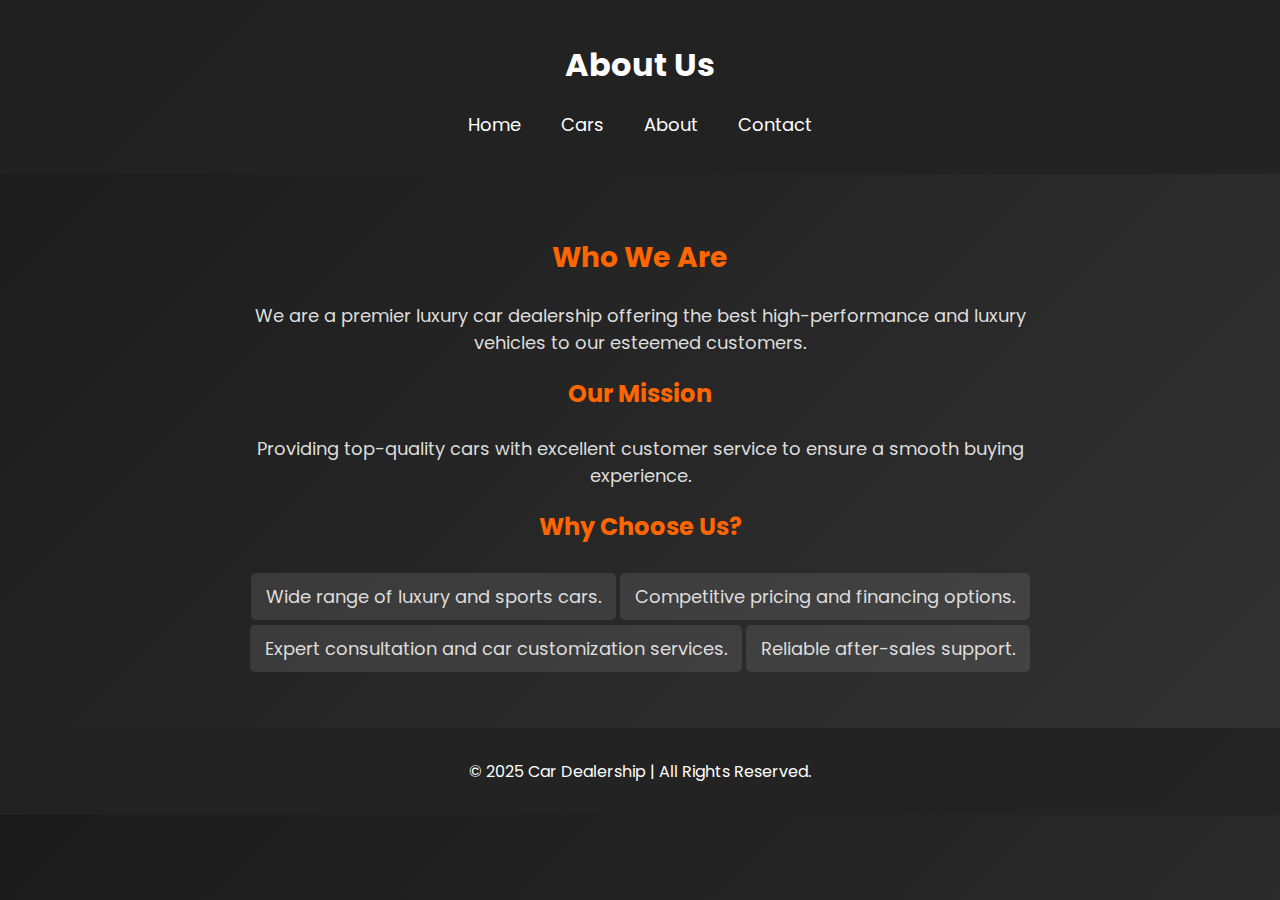
<file: about.html>
<!DOCTYPE html>
<html lang="en">
<head>
    <meta charset="UTF-8">
    <meta name="viewport" content="width=device-width, initial-scale=1.0">
    <title>About Us | Car Dealership</title>
    <link rel="stylesheet" href="static/about.css">
</head>
<body>
    <header>
        <h1>About Us</h1>
        <nav>
            <ul>
                <li><a href="index.html">Home</a></li>
                <li><a href="cars.html">Cars</a></li>
                <li><a href="about.html">About</a></li>
                <li><a href="contact.html">Contact</a></li>
            </ul>
        </nav>
    </header>

    <main class="about-section">
        <h2>Who We Are</h2>
        <p>We are a premier luxury car dealership offering the best high-performance and luxury vehicles to our esteemed customers.</p>

        <h3>Our Mission</h3>
        <p>Providing top-quality cars with excellent customer service to ensure a smooth buying experience.</p>

        <h3>Why Choose Us?</h3>
        <ul>
            <li>Wide range of luxury and sports cars.</li>
            <li>Competitive pricing and financing options.</li>
            <li>Expert consultation and car customization services.</li>
            <li>Reliable after-sales support.</li>
        </ul>
    </main>

    <footer>
        <p>&copy; 2025 Car Dealership | All Rights Reserved.</p>
    </footer>
</body>
</html>
</file>
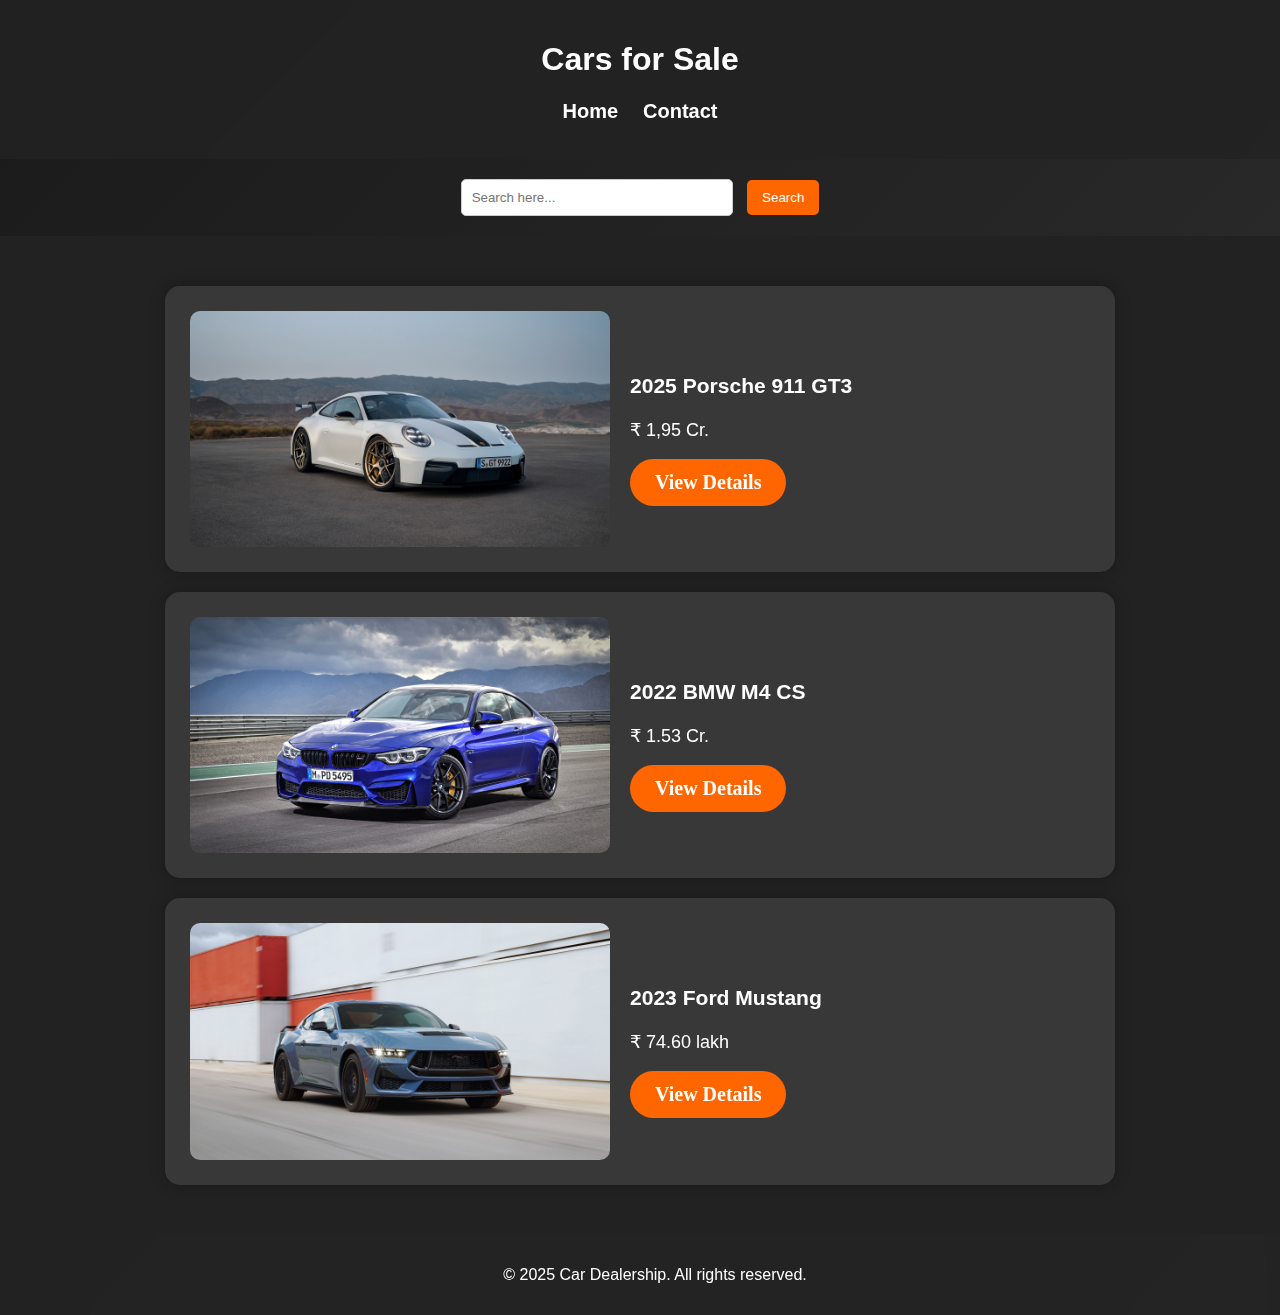
<file: cars.html>
<!DOCTYPE html>
<html lang="en">
<head>
    <meta charset="UTF-8">
    <meta name="viewport" content="width=device-width, initial-scale=1.0">
    <title>Cars for Sale</title>
    <link rel="stylesheet" href="static/styles.css">
    <link rel="stylesheet" href="static/animations.css">
</head>
<body>
    <header>
        <h1>Cars for Sale</h1>
        <nav>
            <ul>
                <li><a href="index.html">Home</a></li>
                <li><a href="contact.html">Contact</a></li>
            </ul>
        </nav>
    </header>

    <section class="search-bar">
        <input type="text" placeholder="Search here...">
        <button>Search</button>
    </section>

    <section class="car-listings">
        <div class="car-grid">
            <div class="car">
                <img src="Images/porsche-911-gt3.jpg" alt="2025 Porsche 911 GT3">
                <div class="car-info">
                    <h3>2025 Porsche 911 GT3</h3>
                    <p>₹ 1,95 Cr.</p>
                    <a href="porsche-911-gt3.html" class="btn">View Details</a>
                </div>
            </div>
            <div class="car">
                <img src="Images/bmw-m4-cs.jpg" alt="2022 BMW M4 CS">
                <div class="car-info">
                    <h3>2022 BMW M4 CS</h3>
                    <p>₹ 1.53 Cr.</p>
                    <a href="bmw.html" class="btn">View Details</a>
                </div>
            </div>
            <div class="car">
                <img src="Images/ford-mustang.jpg" alt="2023 Ford Mustang">
                <div class="car-info">
                    <h3>2023 Ford Mustang</h3>
                    <p>₹ 74.60 lakh</p>
                    <a href="ford.html" class="btn">View Details</a>
                </div>
            </div>
        </div>
    </section>

    <footer>
        <p>&copy; 2025 Car Dealership. All rights reserved.</p>
    </footer>
</body>
</html>
</file>
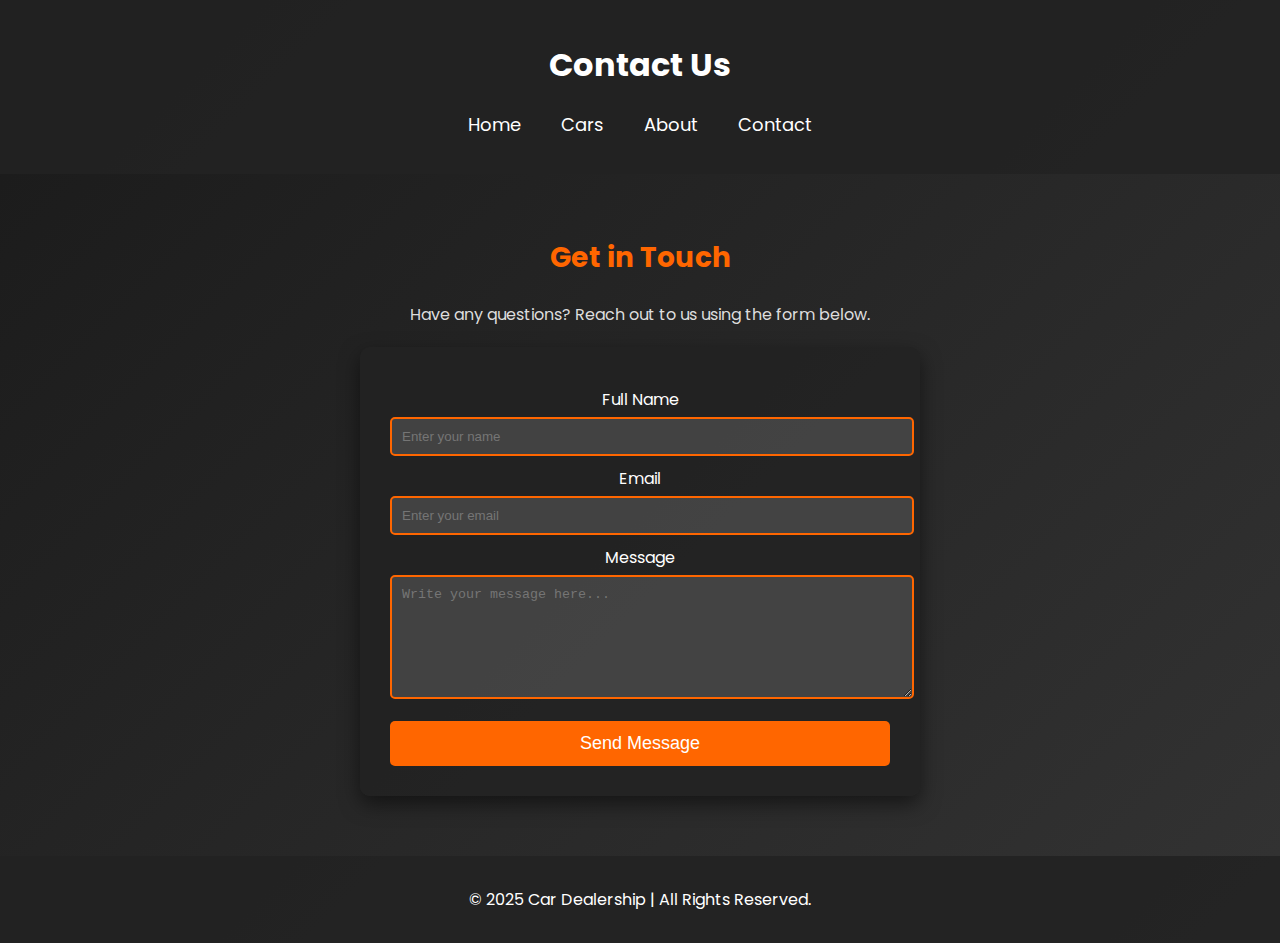
<file: contact.html>
<!DOCTYPE html>
<html lang="en">
<head>
    <meta charset="UTF-8">
    <meta name="viewport" content="width=device-width, initial-scale=1.0">
    <title>Contact Us | Car Dealership</title>
    <link rel="stylesheet" href="static/contact.css">
</head>
<body>
    <header>
        <h1>Contact Us</h1>
        <nav>
            <ul>
                <li><a href="index.html">Home</a></li>
                <li><a href="cars.html">Cars</a></li>
                <li><a href="about.html">About</a></li>
                <li><a href="contact.html">Contact</a></li>
            </ul>
        </nav>
    </header>

    <main class="contact-section">
        <h2>Get in Touch</h2>
        <p>Have any questions? Reach out to us using the form below.</p>
        
        <form>
            <label for="name">Full Name</label>
            <input type="text" id="name" placeholder="Enter your name" required>

            <label for="email">Email</label>
            <input type="email" id="email" placeholder="Enter your email" required>

            <label for="message">Message</label>
            <textarea id="message" placeholder="Write your message here..." required></textarea>

            <button type="submit">Send Message</button>
        </form>
    </main>

    <footer>
        <p>&copy; 2025 Car Dealership | All Rights Reserved.</p>
    </footer>
</body>
</html>
</file>
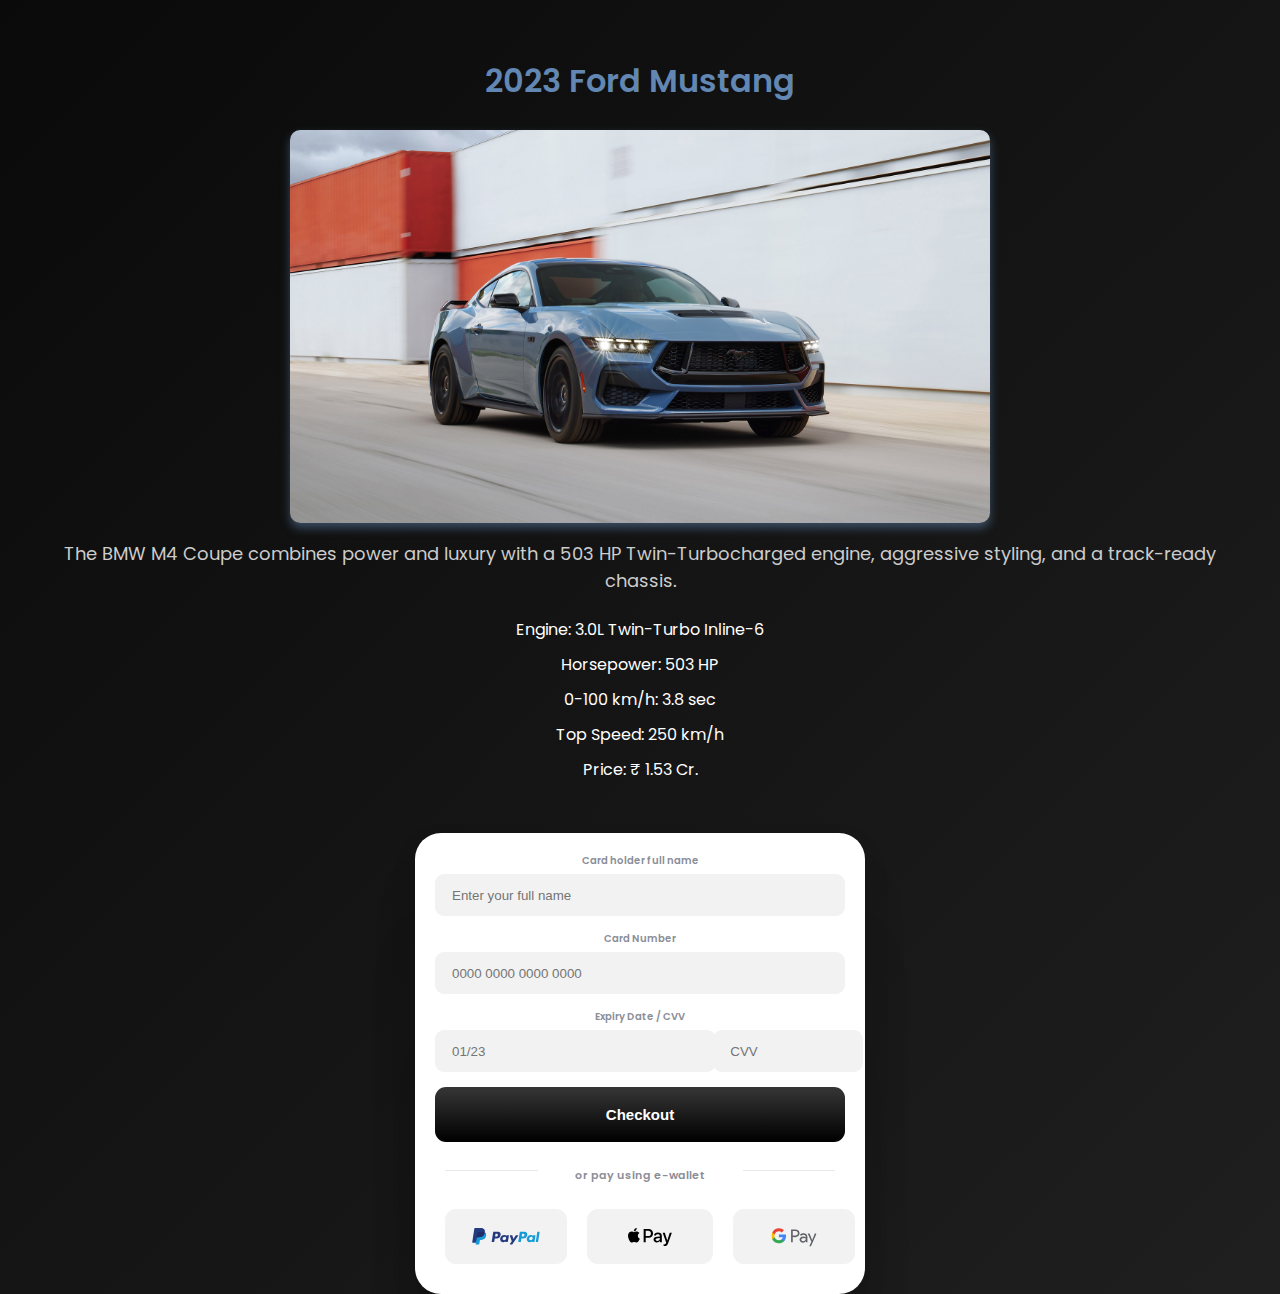
<file: ford.html>
<!DOCTYPE html>
<html lang="en">
<head>
    <meta charset="UTF-8">
    <meta name="viewport" content="width=device-width, initial-scale=1.0">
    <title>2023 Ford Mustang</title>
    <link rel="stylesheet" href="static/ford.css">
</head>
<body>

    <!-- BMW M4 Details -->
    <section class="car-details">
        <h2> 2023 Ford Mustang </h2>
        <img src="Images/ford-mustang.jpg" alt="Ford-Mustang">
        <p>The BMW M4 Coupe combines power and luxury with a 503 HP Twin-Turbocharged engine, aggressive styling, and a track-ready chassis.</p>
        <ul>
            <li>Engine: 3.0L Twin-Turbo Inline-6</li>
            <li>Horsepower: 503 HP</li>
            <li>0-100 km/h: 3.8 sec</li>
            <li>Top Speed: 250 km/h</li>
            <li>Price: ₹ 1.53 Cr.</li>
        </ul>
    </section>

    <center><div class="modal">
        <form class="form">
          <div class="credit-card-info--form">
            <div class="input_container">
              <label class="input_label" for="password_field"
                >Card holder full name</label
              >
              <input
                placeholder="Enter your full name"
                title="Inpit title"
                name="input-name"
                type="text"
                class="input_field"
                id="password_field"
              />
            </div>
            <div class="input_container">
              <label class="input_label" for="password_field">Card Number</label>
              <input
                placeholder="0000 0000 0000 0000"
                title="Inpit title"
                name="input-name"
                type="number"
                class="input_field"
                id="password_field"
              />
            </div>
            <div class="input_container">
              <label class="input_label" for="password_field"
                >Expiry Date / CVV</label
              >
              <div class="split">
                <input
                  placeholder="01/23"
                  title="Expiry Date"
                  name="input-name"
                  type="text"
                  class="input_field"
                  id="password_field"
                />
                <input
                  placeholder="CVV"
                  title="CVV"
                  name="cvv"
                  type="number"
                  class="input_field"
                  id="password_field"
                />
              </div>
            </div>
            <button class="purchase--btn">Checkout</button>
            <div class="separator">
              <hr class="line" />
              <p>or pay using e-wallet</p>
              <hr class="line" />
            </div>
            <div class="payment--options">
              <button type="button" name="paypal">
                <svg
                  xmlns="http://www.w3.org/2000/svg"
                  xmlns:xlink="http://www.w3.org/1999/xlink"
                  version="1.1"
                  id="Layer_1"
                  x="0px"
                  y="0px"
                  width="124px"
                  height="33px"
                  viewBox="0 0 124 33"
                  xml:space="preserve"
                >
                  <path
                    fill="#253B80"
                    d="M46.211,6.749h-6.839c-0.468,0-0.866,0.34-0.939,0.802l-2.766,17.537c-0.055,0.346,0.213,0.658,0.564,0.658  h3.265c0.468,0,0.866-0.34,0.939-0.803l0.746-4.73c0.072-0.463,0.471-0.803,0.938-0.803h2.165c4.505,0,7.105-2.18,7.784-6.5  c0.306-1.89,0.013-3.375-0.872-4.415C50.224,7.353,48.5,6.749,46.211,6.749z M47,13.154c-0.374,2.454-2.249,2.454-4.062,2.454  h-1.032l0.724-4.583c0.043-0.277,0.283-0.481,0.563-0.481h0.473c1.235,0,2.4,0,3.002,0.704C47.027,11.668,47.137,12.292,47,13.154z"
                  ></path>
                  <path
                    fill="#253B80"
                    d="M66.654,13.075h-3.275c-0.279,0-0.52,0.204-0.563,0.481l-0.145,0.916l-0.229-0.332  c-0.709-1.029-2.29-1.373-3.868-1.373c-3.619,0-6.71,2.741-7.312,6.586c-0.313,1.918,0.132,3.752,1.22,5.031  c0.998,1.176,2.426,1.666,4.125,1.666c2.916,0,4.533-1.875,4.533-1.875l-0.146,0.91c-0.055,0.348,0.213,0.66,0.562,0.66h2.95  c0.469,0,0.865-0.34,0.939-0.803l1.77-11.209C67.271,13.388,67.004,13.075,66.654,13.075z M62.089,19.449  c-0.316,1.871-1.801,3.127-3.695,3.127c-0.951,0-1.711-0.305-2.199-0.883c-0.484-0.574-0.668-1.391-0.514-2.301  c0.295-1.855,1.805-3.152,3.67-3.152c0.93,0,1.686,0.309,2.184,0.892C62.034,17.721,62.232,18.543,62.089,19.449z"
                  ></path>
                  <path
                    fill="#253B80"
                    d="M84.096,13.075h-3.291c-0.314,0-0.609,0.156-0.787,0.417l-4.539,6.686l-1.924-6.425  c-0.121-0.402-0.492-0.678-0.912-0.678h-3.234c-0.393,0-0.666,0.384-0.541,0.754l3.625,10.638l-3.408,4.811  c-0.268,0.379,0.002,0.9,0.465,0.9h3.287c0.312,0,0.604-0.152,0.781-0.408L84.564,13.97C84.826,13.592,84.557,13.075,84.096,13.075z"
                  ></path>
                  <path
                    fill="#179BD7"
                    d="M94.992,6.749h-6.84c-0.467,0-0.865,0.34-0.938,0.802l-2.766,17.537c-0.055,0.346,0.213,0.658,0.562,0.658  h3.51c0.326,0,0.605-0.238,0.656-0.562l0.785-4.971c0.072-0.463,0.471-0.803,0.938-0.803h2.164c4.506,0,7.105-2.18,7.785-6.5  c0.307-1.89,0.012-3.375-0.873-4.415C99.004,7.353,97.281,6.749,94.992,6.749z M95.781,13.154c-0.373,2.454-2.248,2.454-4.062,2.454  h-1.031l0.725-4.583c0.043-0.277,0.281-0.481,0.562-0.481h0.473c1.234,0,2.4,0,3.002,0.704  C95.809,11.668,95.918,12.292,95.781,13.154z"
                  ></path>
                  <path
                    fill="#179BD7"
                    d="M115.434,13.075h-3.273c-0.281,0-0.52,0.204-0.562,0.481l-0.145,0.916l-0.23-0.332  c-0.709-1.029-2.289-1.373-3.867-1.373c-3.619,0-6.709,2.741-7.311,6.586c-0.312,1.918,0.131,3.752,1.219,5.031  c1,1.176,2.426,1.666,4.125,1.666c2.916,0,4.533-1.875,4.533-1.875l-0.146,0.91c-0.055,0.348,0.213,0.66,0.564,0.66h2.949  c0.467,0,0.865-0.34,0.938-0.803l1.771-11.209C116.053,13.388,115.785,13.075,115.434,13.075z M110.869,19.449  c-0.314,1.871-1.801,3.127-3.695,3.127c-0.949,0-1.711-0.305-2.199-0.883c-0.484-0.574-0.666-1.391-0.514-2.301  c0.297-1.855,1.805-3.152,3.67-3.152c0.93,0,1.686,0.309,2.184,0.892C110.816,17.721,111.014,18.543,110.869,19.449z"
                  ></path>
                  <path
                    fill="#179BD7"
                    d="M119.295,7.23l-2.807,17.858c-0.055,0.346,0.213,0.658,0.562,0.658h2.822c0.469,0,0.867-0.34,0.939-0.803  l2.768-17.536c0.055-0.346-0.213-0.659-0.562-0.659h-3.16C119.578,6.749,119.338,6.953,119.295,7.23z"
                  ></path>
                  <path
                    fill="#253B80"
                    d="M7.266,29.154l0.523-3.322l-1.165-0.027H1.061L4.927,1.292C4.939,1.218,4.978,1.149,5.035,1.1  c0.057-0.049,0.13-0.076,0.206-0.076h9.38c3.114,0,5.263,0.648,6.385,1.927c0.526,0.6,0.861,1.227,1.023,1.917  c0.17,0.724,0.173,1.589,0.007,2.644l-0.012,0.077v0.676l0.526,0.298c0.443,0.235,0.795,0.504,1.065,0.812  c0.45,0.513,0.741,1.165,0.864,1.938c0.127,0.795,0.085,1.741-0.123,2.812c-0.24,1.232-0.628,2.305-1.152,3.183  c-0.482,0.809-1.096,1.48-1.825,2c-0.696,0.494-1.523,0.869-2.458,1.109c-0.906,0.236-1.939,0.355-3.072,0.355h-0.73  c-0.522,0-1.029,0.188-1.427,0.525c-0.399,0.344-0.663,0.814-0.744,1.328l-0.055,0.299l-0.924,5.855l-0.042,0.215  c-0.011,0.068-0.03,0.102-0.058,0.125c-0.025,0.021-0.061,0.035-0.096,0.035H7.266z"
                  ></path>
                  <path
                    fill="#179BD7"
                    d="M23.048,7.667L23.048,7.667L23.048,7.667c-0.028,0.179-0.06,0.362-0.096,0.55  c-1.237,6.351-5.469,8.545-10.874,8.545H9.326c-0.661,0-1.218,0.48-1.321,1.132l0,0l0,0L6.596,26.83l-0.399,2.533  c-0.067,0.428,0.263,0.814,0.695,0.814h4.881c0.578,0,1.069-0.42,1.16-0.99l0.048-0.248l0.919-5.832l0.059-0.32  c0.09-0.572,0.582-0.992,1.16-0.992h0.73c4.729,0,8.431-1.92,9.513-7.476c0.452-2.321,0.218-4.259-0.978-5.622  C24.022,8.286,23.573,7.945,23.048,7.667z"
                  ></path>
                  <path
                    fill="#222D65"
                    d="M21.754,7.151c-0.189-0.055-0.384-0.105-0.584-0.15c-0.201-0.044-0.407-0.083-0.619-0.117  c-0.742-0.12-1.555-0.177-2.426-0.177h-7.352c-0.181,0-0.353,0.041-0.507,0.115C9.927,6.985,9.675,7.306,9.614,7.699L8.05,17.605  l-0.045,0.289c0.103-0.652,0.66-1.132,1.321-1.132h2.752c5.405,0,9.637-2.195,10.874-8.545c0.037-0.188,0.068-0.371,0.096-0.55  c-0.313-0.166-0.652-0.308-1.017-0.429C21.941,7.208,21.848,7.179,21.754,7.151z"
                  ></path>
                  <path
                    fill="#253B80"
                    d="M9.614,7.699c0.061-0.393,0.313-0.714,0.652-0.876c0.155-0.074,0.326-0.115,0.507-0.115h7.352  c0.871,0,1.684,0.057,2.426,0.177c0.212,0.034,0.418,0.073,0.619,0.117c0.2,0.045,0.395,0.095,0.584,0.15  c0.094,0.028,0.187,0.057,0.278,0.086c0.365,0.121,0.704,0.264,1.017,0.429c0.368-2.347-0.003-3.945-1.272-5.392  C20.378,0.682,17.853,0,14.622,0h-9.38c-0.66,0-1.223,0.48-1.325,1.133L0.01,25.898c-0.077,0.49,0.301,0.932,0.795,0.932h5.791  l1.454-9.225L9.614,7.699z"
                  ></path>
                </svg>
              </button>
              <button type="button" name="apple-pay">
                <svg
                  xmlns="http://www.w3.org/2000/svg"
                  xmlns:xlink="http://www.w3.org/1999/xlink"
                  version="1.1"
                  id="Layer_1"
                  x="0px"
                  y="0px"
                  viewBox="0 0 512 210.2"
                  xml:space="preserve"
                >
                  <path
                    id="XMLID_34_"
                    d="M93.6,27.1C87.6,34.2,78,39.8,68.4,39c-1.2-9.6,3.5-19.8,9-26.1c6-7.3,16.5-12.5,25-12.9  C103.4,10,99.5,19.8,93.6,27.1 M102.3,40.9c-13.9-0.8-25.8,7.9-32.4,7.9c-6.7,0-16.8-7.5-27.8-7.3c-14.3,0.2-27.6,8.3-34.9,21.2  c-15,25.8-3.9,64,10.6,85c7.1,10.4,15.6,21.8,26.8,21.4c10.6-0.4,14.8-6.9,27.6-6.9c12.9,0,16.6,6.9,27.8,6.7  c11.6-0.2,18.9-10.4,26-20.8c8.1-11.8,11.4-23.3,11.6-23.9c-0.2-0.2-22.4-8.7-22.6-34.3c-0.2-21.4,17.5-31.6,18.3-32.2  C123.3,42.9,107.7,41.3,102.3,40.9 M182.6,11.9v155.9h24.2v-53.3h33.5c30.6,0,52.1-21,52.1-51.4c0-30.4-21.1-51.2-51.3-51.2H182.6z   M206.8,32.3h27.9c21,0,33,11.2,33,30.9c0,19.7-12,31-33.1,31h-27.8V32.3z M336.6,169c15.2,0,29.3-7.7,35.7-19.9h0.5v18.7h22.4V90.2  c0-22.5-18-37-45.7-37c-25.7,0-44.7,14.7-45.4,34.9h21.8c1.8-9.6,10.7-15.9,22.9-15.9c14.8,0,23.1,6.9,23.1,19.6v8.6l-30.2,1.8  c-28.1,1.7-43.3,13.2-43.3,33.2C298.4,155.6,314.1,169,336.6,169z M343.1,150.5c-12.9,0-21.1-6.2-21.1-15.7c0-9.8,7.9-15.5,23-16.4  l26.9-1.7v8.8C371.9,140.1,359.5,150.5,343.1,150.5z M425.1,210.2c23.6,0,34.7-9,44.4-36.3L512,54.7h-24.6l-28.5,92.1h-0.5  l-28.5-92.1h-25.3l41,113.5l-2.2,6.9c-3.7,11.7-9.7,16.2-20.4,16.2c-1.9,0-5.6-0.2-7.1-0.4v18.7C417.3,210,423.3,210.2,425.1,210.2z"
                  ></path>
                  <g></g>
                  <g></g>
                  <g></g>
                  <g></g>
                  <g></g>
                  <g></g>
                </svg>
              </button>
              <button type="button" name="google-pay">
                <svg
                  xmlns="http://www.w3.org/2000/svg"
                  width="80"
                  height="39"
                  viewBox="0 0 80 39"
                  fill="none"
                >
                  <g clip-path="url(#clip0_134_34)">
                    <path
                      d="M37.8 19.7V29H34.8V6H42.6C44.5 6 46.3001 6.7 47.7001 8C49.1001 9.2 49.8 11 49.8 12.9C49.8 14.8 49.1001 16.5 47.7001 17.8C46.3001 19.1 44.6 19.8 42.6 19.8L37.8 19.7ZM37.8 8.8V16.8H42.8C43.9 16.8 45.0001 16.4 45.7001 15.6C47.3001 14.1 47.3 11.6 45.8 10.1L45.7001 10C44.9001 9.2 43.9 8.7 42.8 8.8H37.8Z"
                      fill="#5F6368"
                    ></path>
                    <path
                      d="M56.7001 12.8C58.9001 12.8 60.6001 13.4 61.9001 14.6C63.2001 15.8 63.8 17.4 63.8 19.4V29H61V26.8H60.9001C59.7001 28.6 58 29.5 56 29.5C54.3 29.5 52.8 29 51.6 28C50.5 27 49.8 25.6 49.8 24.1C49.8 22.5 50.4 21.2 51.6 20.2C52.8 19.2 54.5 18.8 56.5 18.8C58.3 18.8 59.7 19.1 60.8 19.8V19.1C60.8 18.1 60.4 17.1 59.6 16.5C58.8 15.8 57.8001 15.4 56.7001 15.4C55.0001 15.4 53.7 16.1 52.8 17.5L50.2001 15.9C51.8001 13.8 53.9001 12.8 56.7001 12.8ZM52.9001 24.2C52.9001 25 53.3001 25.7 53.9001 26.1C54.6001 26.6 55.4001 26.9 56.2001 26.9C57.4001 26.9 58.6 26.4 59.5 25.5C60.5 24.6 61 23.5 61 22.3C60.1 21.6 58.8 21.2 57.1 21.2C55.9 21.2 54.9 21.5 54.1 22.1C53.3 22.6 52.9001 23.3 52.9001 24.2Z"
                      fill="#5F6368"
                    ></path>
                    <path
                      d="M80 13.3L70.1 36H67.1L70.8 28.1L64.3 13.4H67.5L72.2 24.7H72.3L76.9 13.4H80V13.3Z"
                      fill="#5F6368"
                    ></path>
                    <path
                      d="M25.9 17.7C25.9 16.8 25.8 15.9 25.7 15H13.2V20.1H20.3C20 21.7 19.1 23.2 17.7 24.1V27.4H22C24.5 25.1 25.9 21.7 25.9 17.7Z"
                      fill="#4285F4"
                    ></path>
                    <path
                      d="M13.1999 30.5999C16.7999 30.5999 19.7999 29.3999 21.9999 27.3999L17.6999 24.0999C16.4999 24.8999 14.9999 25.3999 13.1999 25.3999C9.7999 25.3999 6.7999 23.0999 5.7999 19.8999H1.3999V23.2999C3.6999 27.7999 8.1999 30.5999 13.1999 30.5999Z"
                      fill="#34A853"
                    ></path>
                    <path
                      d="M5.8001 19.8999C5.2001 18.2999 5.2001 16.4999 5.8001 14.7999V11.3999H1.4001C-0.499902 15.0999 -0.499902 19.4999 1.4001 23.2999L5.8001 19.8999Z"
                      fill="#FBBC04"
                    ></path>
                    <path
                      d="M13.2 9.39996C15.1 9.39996 16.9 10.1 18.3 11.4L22.1 7.59996C19.7 5.39996 16.5 4.09996 13.3 4.19996C8.3 4.19996 3.7 6.99996 1.5 11.5L5.9 14.9C6.8 11.7 9.8 9.39996 13.2 9.39996Z"
                      fill="#EA4335"
                    ></path>
                  </g>
                  <defs>
                    <clipPath id="clip0_134_34">
                      <rect width="80" height="38.1" fill="white"></rect>
                    </clipPath>
                  </defs>
                </svg>
              </button>
            </div>
          </div>
        </form>
      </div>
    </center>
</body>
</html>
</file>
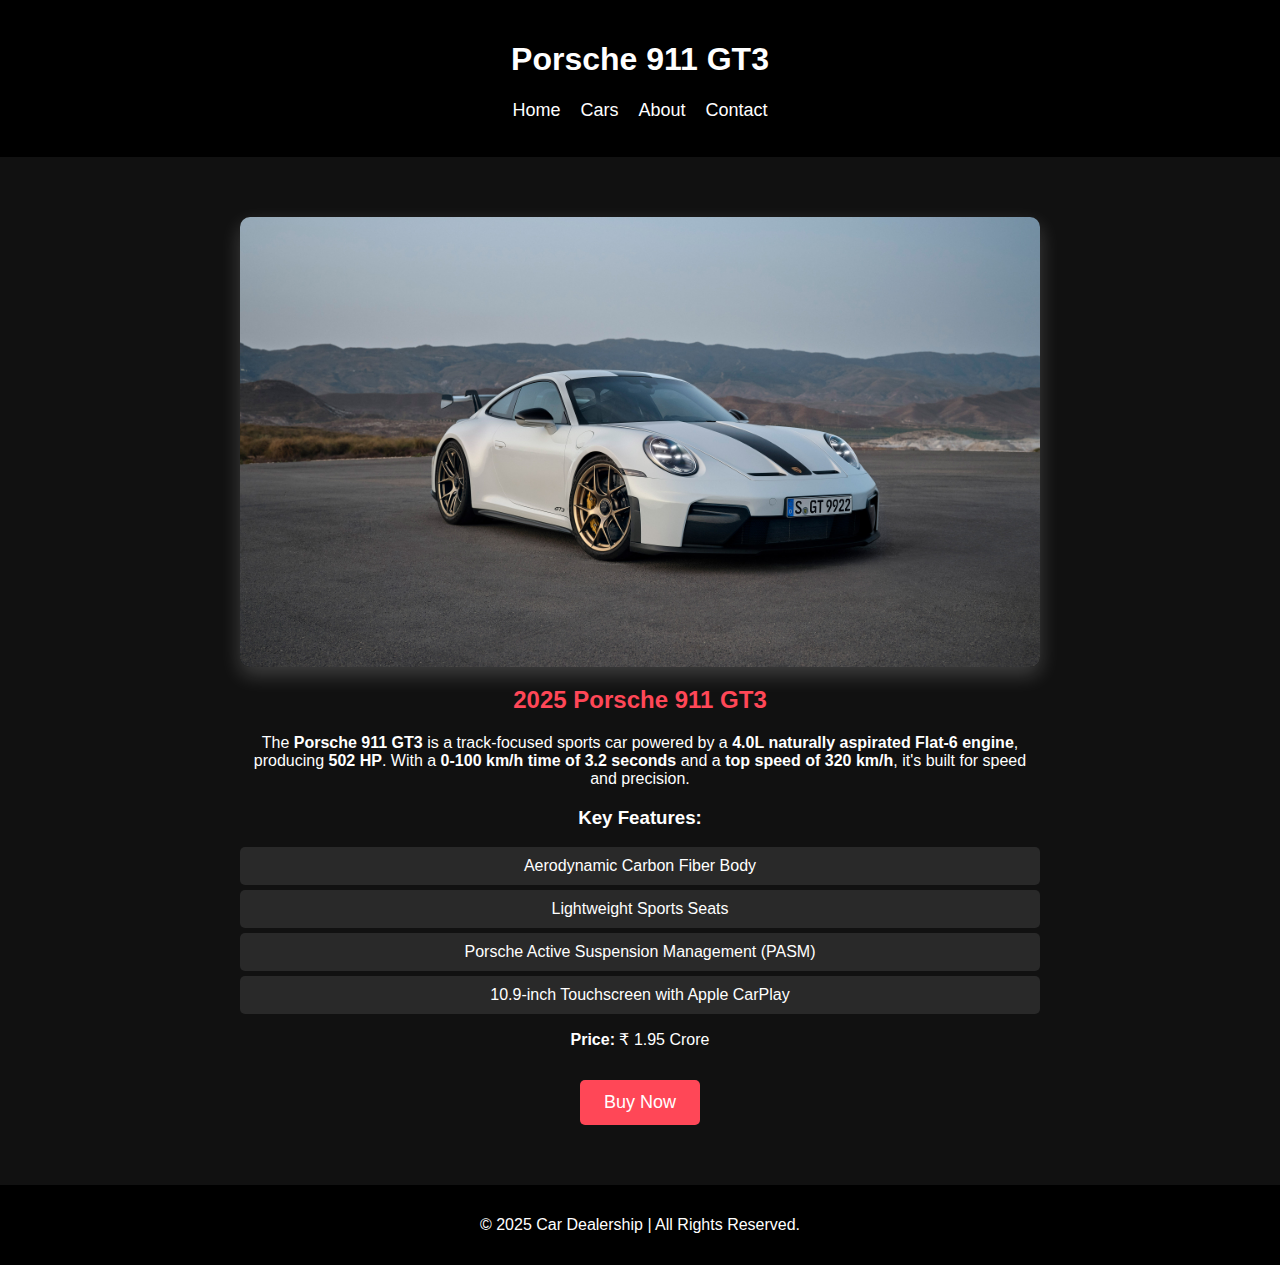
<file: porsche-911-gt3.html>
<!DOCTYPE html>
<html lang="en">
<head>
    <meta charset="UTF-8">
    <meta name="viewport" content="width=device-width, initial-scale=1.0">
    <title>Porsche 911 GT3 | Car Dealership</title>
    <style>

        body {
            font-family: Arial, sans-serif;
            margin: 0;
            padding: 0;
            background-color: #111; 
            color: white;
        }

        header {
            background-color: black;
            color: white;
            padding: 20px;
            text-align: center;
        }

        /* Navigation */
        nav ul {
            list-style: none;
            padding: 0;
            display: flex;
            justify-content: center;
            gap: 20px;
        }

        nav ul li a {
            text-decoration: none;
            color: white;
            font-size: 18px;
            transition: color 0.3s;
        }

        nav ul li a:hover {
            color: #ff6600; 
        }

        .car-details {
            max-width: 800px;
            margin: 40px auto;
            padding: 20px;
            text-align: center;
        }

        .car-details img {
            width: 100%;
            border-radius: 10px;
            box-shadow: 0px 8px 20px rgba(255, 255, 255, 0.2);
        }

        h2 {
            color: #ff4757; 
            margin-top: 15px;
        }

        .car-details ul {
            list-style: none;
            padding: 0;
        }

        .car-details ul li {
            background: rgba(255, 255, 255, 0.1); 
            margin: 5px 0;
            padding: 10px;
            border-radius: 5px;
        }
        
        .btn {
            display: inline-block;
            padding: 12px 24px;
            background: #ff4757;
            color: white;
            text-decoration: none;
            font-size: 18px;
            border-radius: 5px;
            transition: background 0.3s, transform 0.2s;
            margin-top: 15px;
        }

        .btn:hover {
            background: #d90429;
            transform: scale(1.05);
        }

        footer {
            background: black;
            color: white;
            text-align: center;
            padding: 15px 0;
            margin-top: 30px;
        }
    </style>
</head>
<body>
    <header>
        <h1>Porsche 911 GT3</h1>
        <nav>
            <ul>
                <li><a href="index.html">Home</a></li>
                <li><a href="cars.html">Cars</a></li>
                <li><a href="about.html">About</a></li>
                <li><a href="contact.html">Contact</a></li>
            </ul>
        </nav>
    </header>

    <main>
        <section class="car-details">
            <img src="Images/porsche-911-gt3.jpg" alt="Porsche 911 GT3 in a showroom">
            <h2>2025 Porsche 911 GT3</h2>
            <p>The <strong>Porsche 911 GT3</strong> is a track-focused sports car powered by a <strong>4.0L naturally aspirated Flat-6 engine</strong>, producing <strong>502 HP</strong>. With a <strong>0-100 km/h time of 3.2 seconds</strong> and a <strong>top speed of 320 km/h</strong>, it's built for speed and precision.</p>
            
            <h3>Key Features:</h3>
            <ul>
                <li>Aerodynamic Carbon Fiber Body</li>
                <li>Lightweight Sports Seats</li>
                <li>Porsche Active Suspension Management (PASM)</li>
                <li>10.9-inch Touchscreen with Apple CarPlay</li>
            </ul>
            
            <p><strong>Price:</strong> ₹ 1.95 Crore</p>
            <a href="checkout.html" class="btn" role="button">Buy Now</a>
        </section>
    </main>

    <footer>
        <p>&copy; 2025 Car Dealership | All Rights Reserved.</p>
    </footer>
</body>
</html>
</file>
<file: static/about.css>
@import url("https://fonts.googleapis.com/css2?family=Poppins:wght@300;400;600&display=swap");

body {
    font-family: "Poppins", sans-serif;
    background: linear-gradient(135deg, #1a1a1a, #333);
    color: #ddd;
    margin: 0;
    padding: 0;
}

header {
    background: rgba(34, 34, 34, 0.9);
    color: white;
    text-align: center;
    padding: 20px;
}

nav ul {
    list-style: none;
    padding: 0;
    display: flex;
    justify-content: center;
    gap: 20px;
}

nav ul li {
    display: inline;
}

nav ul li a {
    color: white;
    text-decoration: none;
    font-size: 18px;
    padding: 10px;
    transition: color 0.3s;
}

nav ul li a:hover {
    color: #ff6600;
}

.about-section {
    text-align: center;
    padding: 40px;
}

.about-section h2 {
    color: #ff6600;
    font-size: 28px;
}

.about-section h3 {
    color: #ff6600;
    font-size: 24px;
    margin-top: 20px;
}

.about-section p {
    font-size: 18px;
    line-height: 1.5;
    max-width: 800px;
    margin: 10px auto;
}

.about-section ul {
    list-style: none;
    padding: 0;
}

.about-section ul li {
    font-size: 18px;
    padding: 5px;
    margin-top: 5px;
    background: rgba(255, 255, 255, 0.1);
    display: inline-block;
    padding: 10px 15px;
    border-radius: 5px;
}

footer {
    text-align: center;
    padding: 15px;
    background: rgba(34, 34, 34, 0.9);
    color: white;
}
</file>
<file: static/styles.css>
@keyframes fadeIn {
  from {
    opacity: 0;
    transform: translateY(20px);
  }
  to {
    opacity: 1;
    transform: translateY(0);
  }
}

@keyframes slideDown {
  from {
    opacity: 0;
    transform: translateY(-20px);
  }
  to {
    opacity: 1;
    transform: translateY(0);
  }
}

@keyframes slideIn {
  from {
    opacity: 0;
    transform: translateX(-30px);
  }
  to {
    opacity: 1;
    transform: translateX(0);
  }
}

@keyframes buttonPulse {
  0% {
    transform: scale(1);
  }
  50% {
    transform: scale(1.08);
  }
  100% {
    transform: scale(1);
  }
}

body {
  font-family: "Poppins", sans-serif;
  margin: 0;
  padding: 0;
  background: linear-gradient(135deg, #1a1a1a, #333);
  color: #ddd;
  animation: fadeIn 1s ease-in-out;
}

header {
  background: rgba(34, 34, 34, 0.9);
  color: white;
  padding: 20px 0;
  text-align: center;
  position: relative;
  width: 100%;
  top: 0;
  z-index: 1000;
  backdrop-filter: blur(10px);
  animation: slideDown 0.8s ease-in-out;
}

nav ul {
  list-style: none;
  padding: 0;
  display: flex;
  justify-content: center;
  gap: 25px;
}

nav ul li {
  display: inline;
}

nav ul li a {
  color: white;
  text-decoration: none;
  font-size: 20px;
  font-weight: bold;
  transition: color 0.3s ease-in-out;
}

nav ul li a:hover {
  color: #ff6600;
}

.search-bar {
  text-align: center;
  margin: 20px auto;
}

.search-bar input {
  padding: 10px;
  width: 250px;
  border: 1px solid #ccc;
  border-radius: 5px;
}

.search-bar button {
  padding: 10px 15px;
  background-color: #ff6600;
  color: white;
  border: none;
  cursor: pointer;
  border-radius: 5px;
  margin-left: 10px;
}

.search-bar button:hover {
  background-color: #e65c00;
}

.hero {
  text-align: center;
  padding: 80px 50px;
  background: rgb(2, 0, 36);
  background: radial-gradient(
    circle,
    rgba(2, 0, 36, 1) 0%,
    rgba(0, 128, 128, 1) 50%,
    rgba(0, 95, 95, 1) 100%
  );
  color: white;
  animation: fadeIn 1.2s ease-in-out;
  box-shadow: 0 10px 30px rgba(0, 0, 0, 0.5);
}

.btn {
  display: inline-block;
  padding: 12px 25px;
  background: #ff6600;
  color: white;
  text-decoration: none;
  font-size: 20px;
  font-family: "Quantico", serif;
  font-weight: 700;
  font-style: normal;
  border-radius: 50px;
  transition: 0.3s ease-in-out;
  animation: buttonPulse 2s infinite ease-in-out;
}

.btn:hover {
  background: #ff4500;
  transform: scale(1.1);
}

.car-listings {
  text-align: center;
  padding: 50px;
  background: #222;
}

.car-grid {
  display: flex;
  flex-wrap: wrap;
  justify-content: center;
  gap: 20px;
}

.car {
  display: flex;
  align-items: center;
  background: rgba(255, 255, 255, 0.1);
  padding: 25px;
  border-radius: 15px;
  width: 900px;
  text-align: left;
  box-shadow: 0 0 15px rgba(0, 0, 0, 0.3);
  transition: transform 0.3s ease-in-out, box-shadow 0.3s ease-in-out;
  animation: slideIn 1s ease-in-out;
  backdrop-filter: blur(10px);
}

.car:hover {
  transform: scale(1.05);
  box-shadow: 0px 10px 30px rgba(255, 102, 0, 0.5);
}

.car img {
  width: 420px;
  height: auto;
  border-radius: 10px;
  margin-right: 20px;
  transition: 0.3s ease-in-out;
}

.car img:hover {
  transform: scale(1.05);
}

.car-info {
  flex: 1;
  font-size: 18px;
  color: #fff;
}

footer {
  background: rgba(34, 34, 34, 0.9);
  color: white;
  text-align: center;
  padding: 15px;
  position: relative;
  bottom: 0;
  width: 100%;
  animation: fadeIn 1.5s ease-in-out;
  backdrop-filter: blur(10px);
}
</file>
<file: static/animations.css>
@keyframes fadeIn {
    from { opacity: 0; transform: translateY(20px); }
    to { opacity: 1; transform: translateY(0); }
}

@keyframes slideIn {
    from { opacity: 0; transform: translateX(-50px); }
    to { opacity: 1; transform: translateX(0); }
}

@keyframes buttonPulse {
    0% { transform: scale(1); }
    50% { transform: scale(1.1); }
    100% { transform: scale(1); }
}

/* General Page Load Animation */
body {
    animation: fadeIn 1s ease-in-out;
}

/* Header Slide Animation */
header {
    animation: slideIn 0.8s ease-in-out;
}

/* Car Card Animation */
.car {
    transition: transform 0.4s ease-in-out, box-shadow 0.4s ease-in-out;
    animation: fadeIn 1s ease-in-out;
}

.car:hover {
    transform: scale(1.07);
    box-shadow: 0px 10px 25px rgba(255, 102, 0, 0.5);
}

/* Button Enhancements */
.btn {
    transition: background 0.3s ease-in-out, transform 0.2s ease-in-out;
    animation: buttonPulse 3s infinite ease-in-out;
}

.btn:hover {
    background: #ff4500;
    transform: scale(1.15);
}

/* Smooth Search Bar Animation */
.search-bar {
    animation: fadeIn 1.2s ease-in-out;
}
</file>
<file: static/contact.css>
@import url("https://fonts.googleapis.com/css2?family=Poppins:wght@300;400;600&display=swap");

body {
    font-family: "Poppins", sans-serif;
    background: linear-gradient(135deg, #1a1a1a, #333);
    color: #ddd;
    margin: 0;
    padding: 0;
}

header {
    background: rgba(34, 34, 34, 0.9);
    color: white;
    text-align: center;
    padding: 20px;
}

nav ul {
    list-style: none;
    padding: 0;
    display: flex;
    justify-content: center;
    gap: 20px;
}

nav ul li {
    display: inline;
}

nav ul li a {
    color: white;
    text-decoration: none;
    font-size: 18px;
    padding: 10px;
    transition: color 0.3s;
}

nav ul li a:hover {
    color: #ff6600;
}

.contact-section {
    text-align: center;
    padding: 40px;
}

.contact-section h2 {
    color: #ff6600;
    font-size: 28px;
}

.contact-section form {
    max-width: 500px;
    margin: 20px auto;
    background: rgba(34, 34, 34, 0.9);
    padding: 30px;
    border-radius: 10px;
    box-shadow: 0px 8px 20px rgba(0, 0, 0, 0.5);
}

.contact-section label {
    display: block;
    font-size: 16px;
    margin-top: 10px;
    color: white;
}

.contact-section input, 
.contact-section textarea {
    width: 100%;
    padding: 10px;
    margin-top: 5px;
    border: 2px solid #ff6600;
    border-radius: 5px;
    background: rgba(255, 255, 255, 0.15);
    color: white;
}

.contact-section textarea {
    height: 100px;
}

.contact-section button {
    width: 100%;
    padding: 12px;
    margin-top: 15px;
    background: #ff6600;
    border: none;
    color: white;
    font-size: 18px;
    border-radius: 5px;
    cursor: pointer;
    transition: 0.3s;
}

.contact-section button:hover {
    background: #e65c00;
}

footer {
    text-align: center;
    padding: 15px;
    background: rgba(34, 34, 34, 0.9);
    color: white;
}
</file>
<file: static/ford.css>
/* Import Google Font */
@import url('https://fonts.googleapis.com/css2?family=Poppins:wght@300;400;600&display=swap');

/* Global Styles */
body {
    font-family: 'Poppins', sans-serif;
    margin: 0;
    padding: 0;
    background: linear-gradient(135deg, #0a0a0a, #1f1f1f);
    color: #ddd;
}

/* BMW M4 Details */
.car-details {
    text-align: center;
    padding: 30px;
}

.car-details h2 {
    font-size: 32px;
    font-weight: 600;
    color: #6287B3;
    margin-bottom: 10px;
}

.car-details img {
    width: 90%;
    max-width: 700px;
    border-radius: 10px;
    box-shadow: 0px 5px 10px rgba(98, 135, 179, 0.5);
    margin-top: 15px;
}

.car-details p {
    font-size: 18px;
    margin-top: 10px;
    color: #ccc;
}

.car-details ul {
    list-style: none;
    padding: 0;
    margin-top: 10px;
}

.car-details ul li {
    font-size: 16px;
    padding: 5px;
    color: #fff;
}

.modal {
    width: fit-content;
    height: fit-content;
    background: #ffffff;
    box-shadow: 0px 187px 75px rgba(0, 0, 0, 0.01),
      0px 105px 63px rgba(0, 0, 0, 0.05), 0px 47px 47px rgba(0, 0, 0, 0.09),
      0px 12px 26px rgba(0, 0, 0, 0.1), 0px 0px 0px rgba(0, 0, 0, 0.1);
    border-radius: 26px;
    max-width: 450px;
  }
  
  .form {
    display: flex;
    flex-direction: column;
    gap: 20px;
    padding: 20px;
  }
  
  .payment--options {
    width: calc(100% - 40px);
    display: grid;
    grid-template-columns: 33% 34% 33%;
    gap: 20px;
    padding: 10px;
  }
  
  .payment--options button {
    height: 55px;
    background: #f2f2f2;
    border-radius: 11px;
    padding: 0;
    border: 0;
    outline: none;
    display: flex;
    justify-content: center;
    align-items: center;
  }
  
  .payment--options button svg {
    height: 18px;
  }
  
  .payment--options button:last-child svg {
    height: 22px;
  }
  
  .separator {
    width: calc(100% - 20px);
    display: grid;
    grid-template-columns: 1fr 2fr 1fr;
    gap: 10px;
    color: #8b8e98;
    margin: 0 10px;
  }
  
  .separator > p {
    word-break: keep-all;
    display: block;
    padding-top: 10px;
    text-align: center;
    font-weight: 600;
    font-size: 11px;
    margin: auto;
  }
  
  .separator .line {
    display: inline-block;
    width: 100%;
    height: 1px;
    border: 0;
    background-color: #e8e8e8;
    margin: auto;
  }
  
  .credit-card-info--form {
    display: flex;
    flex-direction: column;
    gap: 15px;
  }
  
  .input_container {
    width: 100%;
    height: fit-content;
    display: flex;
    flex-direction: column;
    gap: 5px;
  }
  
  .split {
    display: grid;
    grid-template-columns: 4fr 2fr;
    gap: 15px;
  }
  
  .split input {
    width: 100%;
  }
  
  .input_label {
    font-size: 10px;
    color: #8b8e98;
    font-weight: 600;
  }
  
  .input_field {
    width: auto;
    height: 40px;
    padding: 0 0 0 16px;
    border-radius: 9px;
    outline: none;
    background-color: #f2f2f2;
    border: 1px solid #e5e5e500;
    transition: all 0.3s cubic-bezier(0.15, 0.83, 0.66, 1);
  }
  
  .input_field:focus {
    border: 1px solid transparent;
    box-shadow: 0px 0px 0px 2px #242424;
    background-color: transparent;
  }
  
  .purchase--btn {
    height: 55px;
    background: #f2f2f2;
    border-radius: 11px;
    border: 0;
    outline: none;
    color: #ffffff;
    font-size: 15px;
    font-weight: 700;
    background: linear-gradient(180deg, #363636 0%, #1b1b1b 50%, #000000 100%);
    box-shadow: 0px 0px 0px 0px #ffffff, 0px 0px 0px 0px #000000;
    transition: all 0.3s cubic-bezier(0.15, 0.83, 0.66, 1);
  }
  
  .purchase--btn:hover {
    box-shadow: 0px 0px 0px 2px #ffffff, 0px 0px 0px 4px #0000003a;
  }
  
  /* Reset input number styles */
  .input_field::-webkit-outer-spin-button,
  .input_field::-webkit-inner-spin-button {
    -webkit-appearance: none;
    margin: 0;
  }
  
  .input_field[type="number"] {
      -moz-appearance: textfield;
    }
  

/* Responsive */
@media (max-width: 768px) {
    .product-grid {
        grid-template-columns: repeat(auto-fit, minmax(200px, 1fr));
    }
}
</file>
